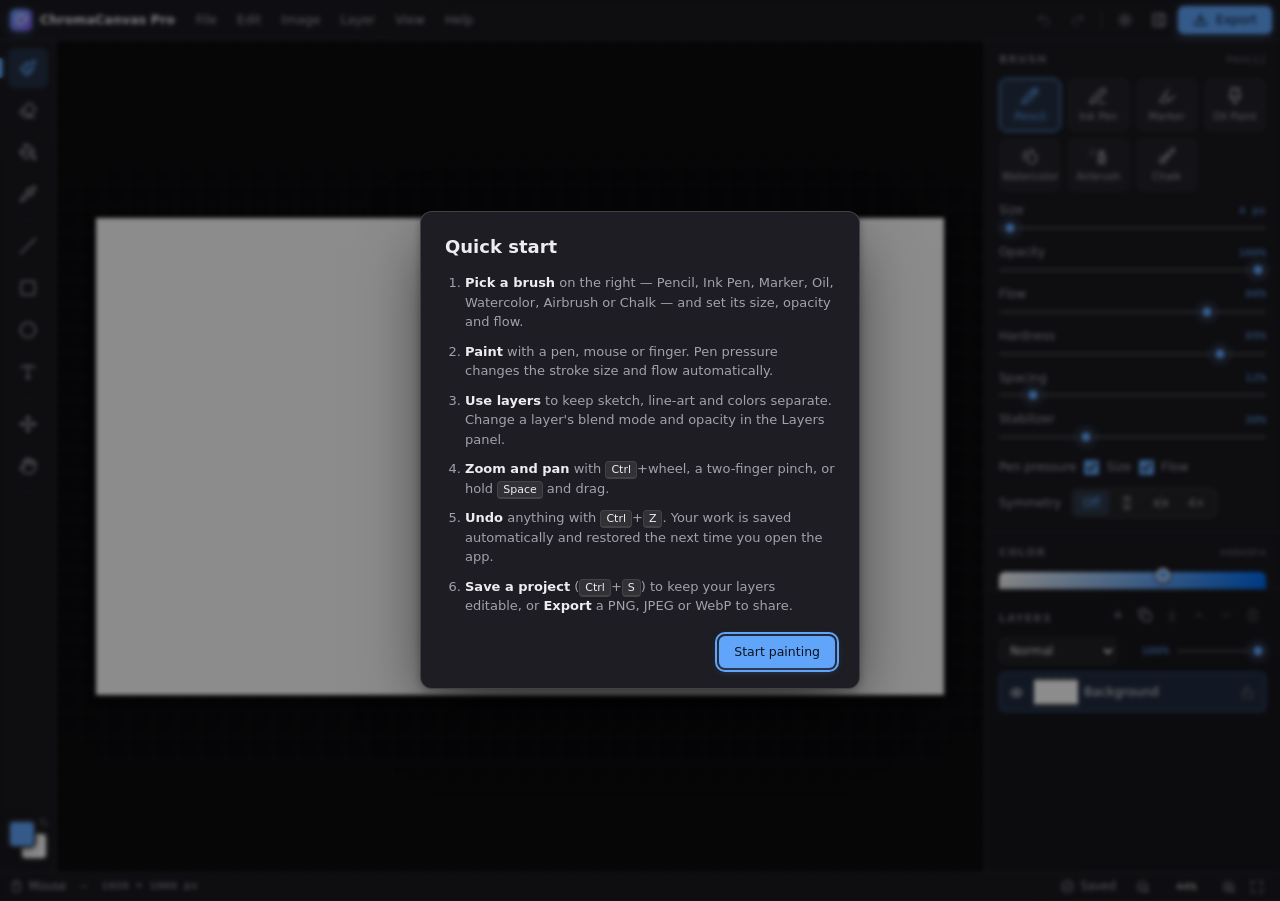
<file: index.html>
<!DOCTYPE html>
<html lang="en" data-theme="dark">
<head>
  <meta charset="UTF-8">
  <meta name="viewport" content="width=device-width, initial-scale=1.0, viewport-fit=cover">
  <title>ChromaCanvas Pro</title>
  <meta name="description" content="ChromaCanvas Pro — a fast, offline digital painting app for Windows with pressure-sensitive brushes, layers, blend modes, shapes, text and unlimited undo.">
  <meta name="application-name" content="ChromaCanvas Pro">
  <meta name="theme-color" content="#111114" media="(prefers-color-scheme: dark)">
  <meta name="theme-color" content="#f3f3f7" media="(prefers-color-scheme: light)">
  <meta name="color-scheme" content="dark light">
  <meta name="mobile-web-app-capable" content="yes">
  <link rel="manifest" href="manifest.webmanifest">
  <link rel="icon" type="image/png" sizes="192x192" href="icons/icon-192.png">
  <link rel="icon" type="image/svg+xml" href="icons/icon.svg">
  <link rel="apple-touch-icon" href="icons/icon-192.png">
  <link rel="stylesheet" href="styles.css">
  <script type="module" src="js/main.js"></script>
</head>
<body>
  <noscript><p class="noscript">ChromaCanvas Pro needs JavaScript to run.</p></noscript>

  <div id="app" class="app" data-panel="visible">

    <!-- ===== Title / menu bar (merges into the Windows title bar when the app is installed) ===== -->
    <header class="menubar" id="menubar">
      <div class="menubar-inner">
        <div class="brand" aria-hidden="true">
          <span class="brand-logo"><i data-icon="palette"></i></span>
          <span class="brand-name">ChromaCanvas Pro</span>
        </div>
        <nav class="menus" id="menus" role="menubar" aria-label="Main menu"></nav>
        <div class="menubar-actions">
          <button class="icon-btn" id="btn-undo" title="Undo (Ctrl+Z)" aria-label="Undo"><i data-icon="undo-2"></i></button>
          <button class="icon-btn" id="btn-redo" title="Redo (Ctrl+Y)" aria-label="Redo"><i data-icon="redo-2"></i></button>
          <span class="vdivider"></span>
          <button class="icon-btn" id="btn-theme" title="Switch light / dark theme" aria-label="Switch theme"><i data-icon="sun"></i></button>
          <button class="icon-btn" id="btn-panels" title="Show / hide panels (Tab)" aria-label="Show or hide panels"><i data-icon="panel-right"></i></button>
          <button class="btn primary" id="btn-export" title="Export image (Ctrl+Shift+E)"><i data-icon="download"></i><span>Export</span></button>
        </div>
      </div>
    </header>

    <!-- ===== Tool rail ===== -->
    <aside class="toolrail" id="toolrail" aria-label="Tools">
      <div class="tool-group">
        <button class="tool-btn" data-tool="brush" title="Brush (B)" aria-label="Brush"><i data-icon="paintbrush"></i></button>
        <button class="tool-btn" data-tool="eraser" title="Eraser (E)" aria-label="Eraser"><i data-icon="eraser"></i></button>
        <button class="tool-btn" data-tool="fill" title="Fill (G)" aria-label="Fill"><i data-icon="paint-bucket"></i></button>
        <button class="tool-btn" data-tool="eyedropper" title="Eyedropper (I) — also Alt+click or right-click" aria-label="Eyedropper"><i data-icon="pipette"></i></button>
      </div>
      <div class="tool-group">
        <button class="tool-btn" data-tool="line" title="Line (L) — hold Shift for 45° steps" aria-label="Line"><i data-icon="slash"></i></button>
        <button class="tool-btn" data-tool="rect" title="Rectangle (R) — hold Shift for a square" aria-label="Rectangle"><i data-icon="square"></i></button>
        <button class="tool-btn" data-tool="ellipse" title="Ellipse (O) — hold Shift for a circle" aria-label="Ellipse"><i data-icon="circle"></i></button>
        <button class="tool-btn" data-tool="text" title="Text (T)" aria-label="Text"><i data-icon="type"></i></button>
      </div>
      <div class="tool-group">
        <button class="tool-btn" data-tool="move" title="Move layer (M) — arrow keys nudge" aria-label="Move layer"><i data-icon="move"></i></button>
        <button class="tool-btn" data-tool="hand" title="Hand / pan (H) — or hold Space" aria-label="Hand"><i data-icon="hand"></i></button>
      </div>
      <div class="tool-group bottom">
        <div class="color-chips" id="color-chips">
          <button class="chip chip-secondary" id="chip-secondary" title="Secondary color (Shift+click a swatch to set)" aria-label="Secondary color"></button>
          <button class="chip chip-primary" id="chip-primary" title="Primary color" aria-label="Primary color"></button>
          <button class="chip-swap" id="chip-swap" title="Swap colors (X)" aria-label="Swap colors"><i data-icon="arrow-left-right"></i></button>
        </div>
      </div>
    </aside>

    <!-- ===== Canvas workspace ===== -->
    <main class="workspace" id="workspace">
      <canvas id="view" class="view-canvas" aria-label="Drawing canvas"></canvas>
      <canvas id="overlay" class="overlay-canvas"></canvas>
      <div id="text-editor" class="text-editor hidden">
        <textarea id="text-input" rows="1" spellcheck="false" placeholder="Type text…"></textarea>
        <div class="text-editor-actions">
          <button class="btn primary small" id="text-commit" title="Place text (Ctrl+Enter)">Place</button>
          <button class="btn small" id="text-cancel" title="Cancel (Esc)">Cancel</button>
        </div>
      </div>
      <div id="drop-hint" class="drop-hint hidden"><i data-icon="image-plus"></i><span>Drop images to add them as layers</span></div>
    </main>

    <!-- ===== Side panel ===== -->
    <aside class="sidepanel" id="sidepanel" aria-label="Tool options, color and layers">
      <div class="panel-scroll">

        <section class="panel" id="panel-tool">
          <header class="panel-header"><h2 id="tool-title">Brush</h2><span class="panel-sub" id="tool-sub"></span></header>

          <!-- Brush presets -->
          <div class="tool-opts" data-for="brush">
            <div class="brush-grid" id="brush-grid" role="radiogroup" aria-label="Brush presets"></div>
          </div>

          <!-- Brush / eraser settings -->
          <div class="tool-opts" data-for="brush eraser">
            <label class="slider-row"><span class="slider-label">Size</span><span class="slider-val" id="val-size">15 px</span>
              <input type="range" id="sl-size" min="1" max="300" value="15" step="1"></label>
            <label class="slider-row"><span class="slider-label">Opacity</span><span class="slider-val" id="val-opacity">100%</span>
              <input type="range" id="sl-opacity" min="1" max="100" value="100"></label>
            <label class="slider-row"><span class="slider-label">Flow</span><span class="slider-val" id="val-flow">100%</span>
              <input type="range" id="sl-flow" min="1" max="100" value="100"></label>
            <label class="slider-row"><span class="slider-label">Hardness</span><span class="slider-val" id="val-hardness">80%</span>
              <input type="range" id="sl-hardness" min="0" max="100" value="80"></label>
            <label class="slider-row"><span class="slider-label">Spacing</span><span class="slider-val" id="val-spacing">10%</span>
              <input type="range" id="sl-spacing" min="2" max="100" value="10"></label>
            <label class="slider-row"><span class="slider-label">Stabilizer</span><span class="slider-val" id="val-smoothing">30%</span>
              <input type="range" id="sl-smoothing" min="0" max="95" value="30"></label>

            <div class="opt-row">
              <span class="opt-label">Pen pressure</span>
              <label class="check"><input type="checkbox" id="chk-pressure-size" checked><span>Size</span></label>
              <label class="check"><input type="checkbox" id="chk-pressure-flow" checked><span>Flow</span></label>
            </div>
            <div class="opt-row">
              <span class="opt-label">Symmetry</span>
              <div class="segmented" id="symmetry" role="radiogroup" aria-label="Symmetry">
                <button class="seg-btn active" data-sym="none" title="No symmetry">Off</button>
                <button class="seg-btn" data-sym="h" title="Mirror left / right"><i data-icon="flip-horizontal-2"></i></button>
                <button class="seg-btn" data-sym="v" title="Mirror top / bottom"><i data-icon="flip-vertical-2"></i></button>
                <button class="seg-btn" data-sym="both" title="Mirror both ways">4×</button>
              </div>
            </div>
          </div>

          <!-- Shape settings -->
          <div class="tool-opts" data-for="line rect ellipse">
            <div class="opt-row">
              <span class="opt-label">Style</span>
              <div class="segmented" id="shape-mode" role="radiogroup" aria-label="Shape style">
                <button class="seg-btn active" data-mode="stroke" title="Outline only">Outline</button>
                <button class="seg-btn" data-mode="fill" title="Filled with the primary color">Fill</button>
                <button class="seg-btn" data-mode="both" title="Outline in primary, fill in secondary color">Both</button>
              </div>
            </div>
            <label class="slider-row"><span class="slider-label">Line width</span><span class="slider-val" id="val-shape-width">6 px</span>
              <input type="range" id="sl-shape-width" min="1" max="200" value="6"></label>
            <label class="slider-row"><span class="slider-label">Opacity</span><span class="slider-val" id="val-shape-opacity">100%</span>
              <input type="range" id="sl-shape-opacity" min="1" max="100" value="100"></label>
            <p class="hint">Drag on the canvas to draw. Hold <kbd>Shift</kbd> to constrain the proportions.</p>
          </div>

          <!-- Fill settings -->
          <div class="tool-opts" data-for="fill">
            <label class="slider-row"><span class="slider-label">Tolerance</span><span class="slider-val" id="val-tolerance">32</span>
              <input type="range" id="sl-tolerance" min="0" max="255" value="32"></label>
            <label class="slider-row"><span class="slider-label">Opacity</span><span class="slider-val" id="val-fill-opacity">100%</span>
              <input type="range" id="sl-fill-opacity" min="1" max="100" value="100"></label>
            <div class="opt-row">
              <label class="check"><input type="checkbox" id="chk-fill-all" checked><span>Sample all layers</span></label>
            </div>
            <p class="hint">Click an area to fill it with the primary color. The fill goes onto the active layer.</p>
          </div>

          <!-- Text settings -->
          <div class="tool-opts" data-for="text">
            <div class="opt-row">
              <span class="opt-label">Font</span>
              <select id="sel-font" class="select" aria-label="Font family"></select>
            </div>
            <div class="opt-row">
              <span class="opt-label">Size</span>
              <input type="number" id="inp-text-size" class="input num" min="4" max="800" value="48" aria-label="Font size in pixels">
              <span class="unit">px</span>
              <button class="icon-btn toggle" id="btn-text-bold" title="Bold" aria-pressed="false"><i data-icon="bold"></i></button>
              <button class="icon-btn toggle" id="btn-text-italic" title="Italic" aria-pressed="false"><i data-icon="italic"></i></button>
            </div>
            <p class="hint">Click the canvas where the text should start, type, then press <kbd>Ctrl</kbd>+<kbd>Enter</kbd> or <b>Place</b>.</p>
          </div>

          <!-- Eyedropper / Move / Hand hints -->
          <div class="tool-opts" data-for="eyedropper">
            <p class="hint">Click anywhere on the canvas to pick that color. The sample is taken from all visible layers. <kbd>Shift</kbd>+click picks the secondary color.</p>
          </div>
          <div class="tool-opts" data-for="move">
            <p class="hint">Drag to move the contents of the active layer. Use the arrow keys to nudge by 1 px (<kbd>Shift</kbd> for 10 px).</p>
          </div>
          <div class="tool-opts" data-for="hand">
            <p class="hint">Drag to pan. Zoom with <kbd>Ctrl</kbd>+wheel or a two-finger pinch. <kbd>Ctrl</kbd>+<kbd>0</kbd> fits the canvas to the window.</p>
          </div>
        </section>

        <section class="panel" id="panel-color">
          <header class="panel-header"><h2>Color</h2><span class="panel-sub" id="color-sub">#60A5FA</span></header>
          <div class="picker">
            <div class="sv-wrap">
              <canvas id="sv-square" width="256" height="160" aria-label="Saturation and brightness"></canvas>
              <div class="sv-handle" id="sv-handle"></div>
            </div>
            <div class="hue-wrap">
              <canvas id="hue-bar" width="256" height="14" aria-label="Hue"></canvas>
              <div class="hue-handle" id="hue-handle"></div>
            </div>
            <div class="color-row">
              <span class="color-preview" id="color-preview"></span>
              <input type="text" id="inp-hex" class="input mono" maxlength="7" spellcheck="false" aria-label="Hex color" value="#60A5FA">
              <button class="icon-btn" id="btn-pick" title="Eyedropper (I)" aria-label="Eyedropper"><i data-icon="pipette"></i></button>
            </div>
            <div class="swatches" id="swatches" aria-label="Color swatches"></div>
            <div class="recent-wrap">
              <span class="opt-label">Recent</span>
              <div class="swatches recent" id="recent-colors"></div>
            </div>
          </div>
        </section>

      </div>

      <section class="panel layers-panel" id="panel-layers">
        <div class="splitter" id="layers-splitter" title="Drag to resize the Layers panel" role="separator" aria-orientation="horizontal"></div>
        <header class="panel-header">
          <h2>Layers</h2>
          <div class="layer-actions">
            <button class="icon-btn xs" id="btn-layer-add" title="New layer (Ctrl+Shift+N)" aria-label="New layer"><i data-icon="plus"></i></button>
            <button class="icon-btn xs" id="btn-layer-dup" title="Duplicate layer (Ctrl+J)" aria-label="Duplicate layer"><i data-icon="copy"></i></button>
            <button class="icon-btn xs" id="btn-layer-merge" title="Merge down (Ctrl+E)" aria-label="Merge down"><i data-icon="arrow-down-to-line"></i></button>
            <button class="icon-btn xs" id="btn-layer-up" title="Move layer up" aria-label="Move layer up"><i data-icon="chevron-up"></i></button>
            <button class="icon-btn xs" id="btn-layer-down" title="Move layer down" aria-label="Move layer down"><i data-icon="chevron-down"></i></button>
            <button class="icon-btn xs danger" id="btn-layer-del" title="Delete layer" aria-label="Delete layer"><i data-icon="trash-2"></i></button>
          </div>
        </header>
        <div class="layer-props">
          <select id="sel-blend" class="select" aria-label="Blend mode"></select>
          <label class="slider-inline"><span class="slider-val" id="val-layer-opacity">100%</span>
            <input type="range" id="sl-layer-opacity" min="0" max="100" value="100" aria-label="Layer opacity"></label>
        </div>
        <ul class="layer-list" id="layer-list" role="listbox" aria-label="Layers"></ul>
      </section>
    </aside>

    <!-- ===== Status bar ===== -->
    <footer class="statusbar">
      <span class="status-item" id="status-input" title="Input device and pressure"><i data-icon="mouse"></i><span>Mouse</span></span>
      <span class="status-item mono" id="status-pos" title="Pointer position">—</span>
      <span class="status-item mono" id="status-size" title="Canvas size">1920 × 1080 px</span>
      <span class="spacer"></span>
      <span class="status-item" id="status-save" title="Autosave"><i data-icon="circle-check"></i><span>Saved</span></span>
      <div class="zoom-ctl" role="group" aria-label="Zoom">
        <button class="icon-btn xs" id="zoom-out" title="Zoom out (Ctrl+-)" aria-label="Zoom out"><i data-icon="zoom-out"></i></button>
        <input type="text" id="zoom-value" class="zoom-input mono" value="100%" aria-label="Zoom level" inputmode="numeric">
        <button class="icon-btn xs" id="zoom-in" title="Zoom in (Ctrl++)" aria-label="Zoom in"><i data-icon="zoom-in"></i></button>
        <button class="icon-btn xs" id="zoom-fit" title="Fit to window (Ctrl+0)" aria-label="Fit to window"><i data-icon="maximize"></i></button>
      </div>
    </footer>
  </div>

  <!-- ===== Dialogs ===== -->
  <dialog class="dialog" id="dlg-new">
    <form method="dialog" id="form-new">
      <h3>New canvas</h3>
      <div class="form-grid">
        <label>Preset
          <select id="new-preset" class="select"></select>
        </label>
        <div class="dims">
          <label>Width <input type="number" id="new-width" class="input" min="1" max="8192" value="1920" required> <span class="unit">px</span></label>
          <button type="button" class="icon-btn" id="new-swap" title="Swap width and height" aria-label="Swap width and height"><i data-icon="arrow-left-right"></i></button>
          <label>Height <input type="number" id="new-height" class="input" min="1" max="8192" value="1080" required> <span class="unit">px</span></label>
        </div>
        <fieldset class="radio-row">
          <legend>Background</legend>
          <label class="radio"><input type="radio" name="bg" value="white" checked><span>White</span></label>
          <label class="radio"><input type="radio" name="bg" value="transparent"><span>Transparent</span></label>
          <label class="radio"><input type="radio" name="bg" value="custom"><span>Color</span></label>
          <input type="color" id="new-bg-color" value="#f1e9d8" aria-label="Custom background color">
        </fieldset>
        <p class="hint" id="new-warning"></p>
      </div>
      <div class="dialog-actions">
        <button type="button" class="btn" value="cancel" data-close>Cancel</button>
        <button type="submit" class="btn primary" value="ok">Create</button>
      </div>
    </form>
  </dialog>

  <dialog class="dialog" id="dlg-canvas-size">
    <form method="dialog" id="form-canvas-size">
      <h3>Canvas size</h3>
      <p class="dialog-desc">Changes the canvas area without scaling the artwork. Choose where the existing artwork should stay anchored.</p>
      <div class="form-grid">
        <div class="dims">
          <label>Width <input type="number" id="cs-width" class="input" min="1" max="8192" required> <span class="unit">px</span></label>
          <label>Height <input type="number" id="cs-height" class="input" min="1" max="8192" required> <span class="unit">px</span></label>
        </div>
        <div class="anchor-grid" id="anchor-grid" role="radiogroup" aria-label="Anchor">
          <button type="button" data-anchor="nw"></button><button type="button" data-anchor="n"></button><button type="button" data-anchor="ne"></button>
          <button type="button" data-anchor="w"></button><button type="button" data-anchor="c" class="active"></button><button type="button" data-anchor="e"></button>
          <button type="button" data-anchor="sw"></button><button type="button" data-anchor="s"></button><button type="button" data-anchor="se"></button>
        </div>
      </div>
      <div class="dialog-actions">
        <button type="button" class="btn" data-close>Cancel</button>
        <button type="submit" class="btn primary">Apply</button>
      </div>
    </form>
  </dialog>

  <dialog class="dialog" id="dlg-image-size">
    <form method="dialog" id="form-image-size">
      <h3>Resize image</h3>
      <p class="dialog-desc">Scales every layer to the new size.</p>
      <div class="form-grid">
        <div class="dims">
          <label>Width <input type="number" id="is-width" class="input" min="1" max="8192" required> <span class="unit">px</span></label>
          <label>Height <input type="number" id="is-height" class="input" min="1" max="8192" required> <span class="unit">px</span></label>
        </div>
        <label class="check"><input type="checkbox" id="is-lock" checked><span>Keep aspect ratio</span></label>
        <div class="opt-row">
          <span class="opt-label">Scale</span>
          <div class="segmented" id="is-presets">
            <button type="button" class="seg-btn" data-pct="25">25%</button>
            <button type="button" class="seg-btn" data-pct="50">50%</button>
            <button type="button" class="seg-btn" data-pct="200">200%</button>
          </div>
        </div>
      </div>
      <div class="dialog-actions">
        <button type="button" class="btn" data-close>Cancel</button>
        <button type="submit" class="btn primary">Resize</button>
      </div>
    </form>
  </dialog>

  <dialog class="dialog" id="dlg-export">
    <form method="dialog" id="form-export">
      <h3>Export image</h3>
      <div class="form-grid">
        <label>Format
          <select id="ex-format" class="select">
            <option value="image/png">PNG — lossless, keeps transparency</option>
            <option value="image/jpeg">JPEG — small photos, no transparency</option>
            <option value="image/webp">WebP — small, keeps transparency</option>
          </select>
        </label>
        <label class="slider-row" id="ex-quality-row"><span class="slider-label">Quality</span><span class="slider-val" id="ex-quality-val">92%</span>
          <input type="range" id="ex-quality" min="10" max="100" value="92"></label>
        <label class="slider-row"><span class="slider-label">Scale</span><span class="slider-val" id="ex-scale-val">100%</span>
          <input type="range" id="ex-scale" min="10" max="400" value="100" step="5"></label>
        <p class="hint mono" id="ex-dims"></p>
        <label class="check"><input type="checkbox" id="ex-layer-only"><span>Export the active layer only</span></label>
      </div>
      <div class="dialog-actions">
        <button type="button" class="btn" data-close>Cancel</button>
        <button type="submit" class="btn primary">Export</button>
      </div>
    </form>
  </dialog>

  <dialog class="dialog wide" id="dlg-shortcuts">
    <form method="dialog">
      <h3>Keyboard shortcuts</h3>
      <div class="shortcuts" id="shortcuts-body"></div>
      <div class="dialog-actions"><button type="submit" class="btn primary">Close</button></div>
    </form>
  </dialog>

  <dialog class="dialog" id="dlg-tips">
    <form method="dialog">
      <h3>Quick start</h3>
      <ol class="tips">
        <li><b>Pick a brush</b> on the right — Pencil, Ink Pen, Marker, Oil, Watercolor, Airbrush or Chalk — and set its size, opacity and flow.</li>
        <li><b>Paint</b> with a pen, mouse or finger. Pen pressure changes the stroke size and flow automatically.</li>
        <li><b>Use layers</b> to keep sketch, line-art and colors separate. Change a layer's blend mode and opacity in the Layers panel.</li>
        <li><b>Zoom and pan</b> with <kbd>Ctrl</kbd>+wheel, a two-finger pinch, or hold <kbd>Space</kbd> and drag.</li>
        <li><b>Undo</b> anything with <kbd>Ctrl</kbd>+<kbd>Z</kbd>. Your work is saved automatically and restored the next time you open the app.</li>
        <li><b>Save a project</b> (<kbd>Ctrl</kbd>+<kbd>S</kbd>) to keep your layers editable, or <b>Export</b> a PNG, JPEG or WebP to share.</li>
      </ol>
      <div class="dialog-actions"><button type="submit" class="btn primary">Start painting</button></div>
    </form>
  </dialog>

  <dialog class="dialog" id="dlg-about">
    <form method="dialog">
      <div class="about">
        <span class="about-logo"><i data-icon="palette"></i></span>
        <h3>ChromaCanvas Pro</h3>
        <p class="about-version">Version <span id="about-version">1.0.0</span></p>
        <p>A fast, offline digital painting studio for Windows: pressure-sensitive brushes, layers with blend modes, shapes, text and unlimited undo. Your artwork never leaves your device.</p>
        <p class="about-links">
          <a href="privacy.html" target="_blank" rel="noopener">Privacy policy</a> ·
          <a href="mailto:haymohsen@gmail.com">Support</a>
        </p>
        <p class="about-credits">Icons by <a href="https://lucide.dev" target="_blank" rel="noopener">Lucide</a> (ISC License).</p>
      </div>
      <div class="dialog-actions"><button type="submit" class="btn primary">Close</button></div>
    </form>
  </dialog>

  <dialog class="dialog" id="dlg-confirm">
    <form method="dialog">
      <h3 id="confirm-title">Are you sure?</h3>
      <p class="dialog-desc" id="confirm-msg"></p>
      <div class="dialog-actions">
        <button type="button" class="btn" id="confirm-cancel" data-close>Cancel</button>
        <button type="button" class="btn hidden" id="confirm-alt">Save first</button>
        <button type="submit" class="btn primary" id="confirm-ok" value="ok">OK</button>
      </div>
    </form>
  </dialog>

  <input type="file" id="file-input" class="visually-hidden" accept=".ccp,application/json,image/png,image/jpeg,image/webp,image/gif,image/bmp,image/svg+xml" multiple>

  <div class="toasts" id="toasts" aria-live="polite"></div>
</body>
</html>
</file>
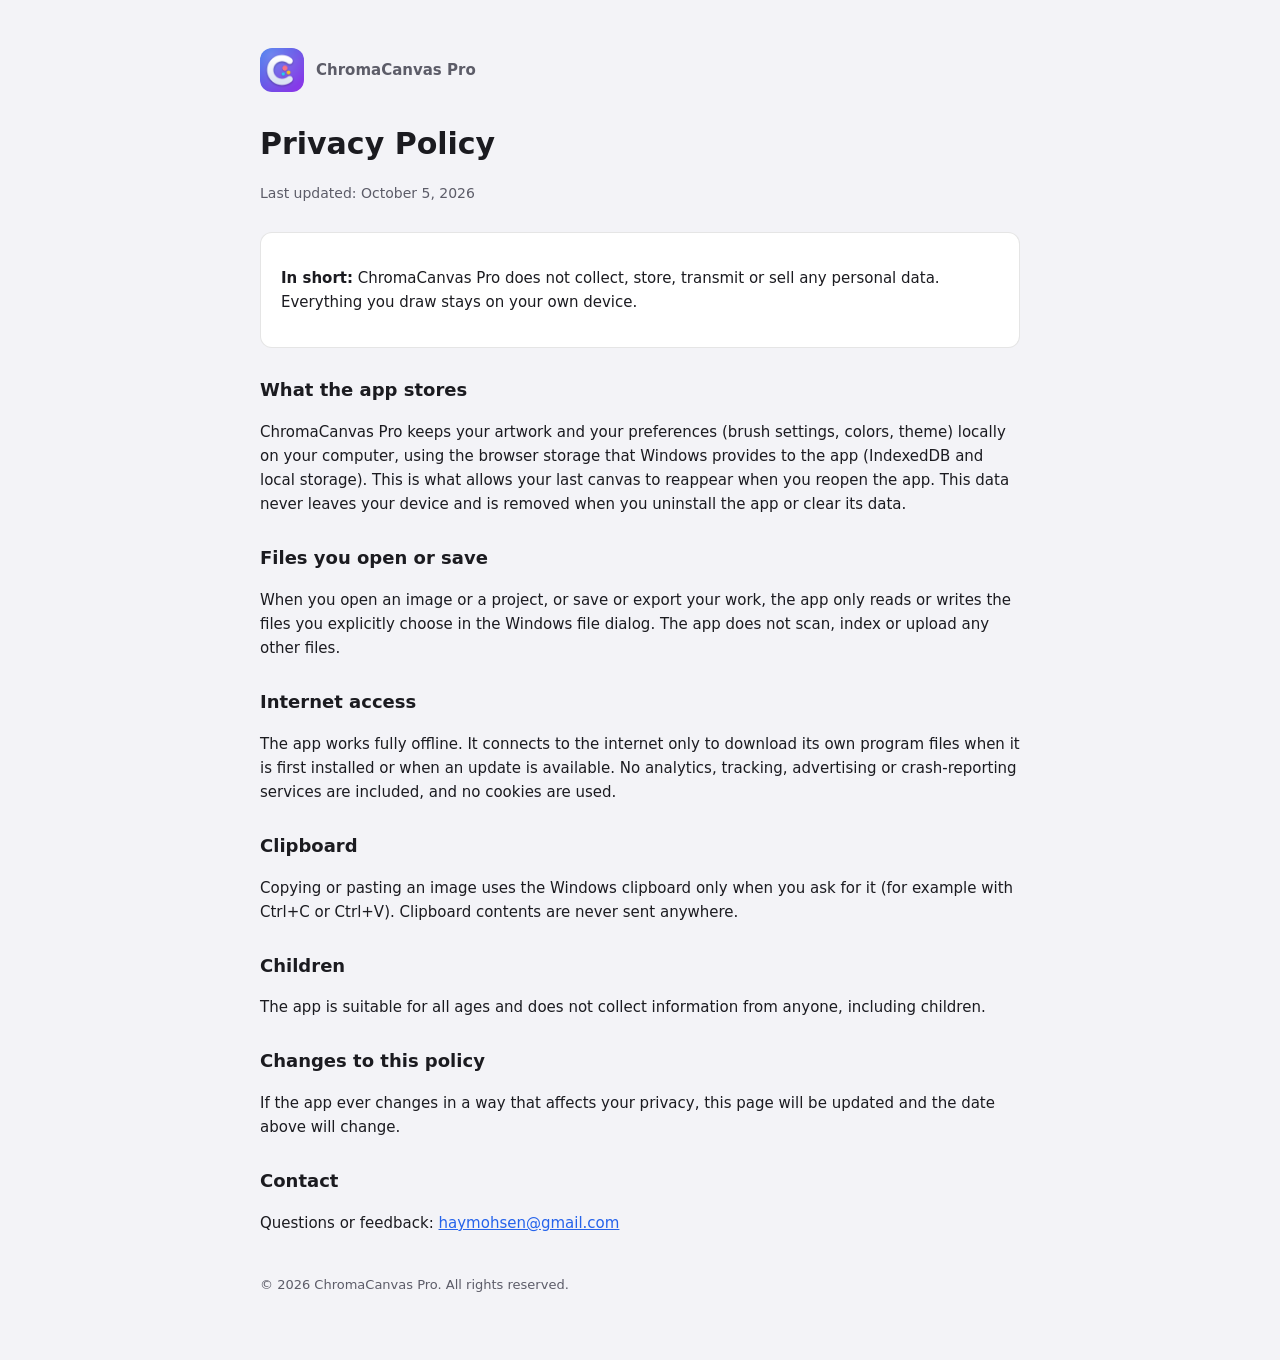
<file: privacy.html>
<!DOCTYPE html>
<html lang="en">
<head>
  <meta charset="UTF-8">
  <meta name="viewport" content="width=device-width, initial-scale=1.0">
  <title>Privacy Policy — ChromaCanvas Pro</title>
  <meta name="color-scheme" content="dark light">
  <link rel="icon" type="image/png" sizes="192x192" href="icons/icon-192.png">
  <style>
    :root { color-scheme: dark light; --bg: #111114; --surface: #1d1d23; --text: #ececf1; --dim: #a2a2ad; --accent: #60a5fa; --border: rgba(255,255,255,0.1); }
    @media (prefers-color-scheme: light) { :root { --bg: #f3f3f7; --surface: #ffffff; --text: #1b1b20; --dim: #5c5c68; --accent: #2563eb; --border: rgba(0,0,0,0.1); } }
    body { margin: 0; font-family: "Segoe UI Variable Text", "Segoe UI", system-ui, sans-serif; background: var(--bg); color: var(--text); line-height: 1.6; }
    main { max-width: 760px; margin: 0 auto; padding: 48px 24px 64px; }
    .brand { display: flex; align-items: center; gap: 12px; margin-bottom: 28px; }
    .brand img { width: 44px; height: 44px; border-radius: 12px; }
    .brand span { font-weight: 600; font-size: 15px; color: var(--dim); }
    h1 { font-size: 30px; margin: 0 0 6px; }
    .updated { color: var(--dim); font-size: 14px; margin-bottom: 28px; }
    h2 { font-size: 18px; margin: 28px 0 8px; }
    p, li { font-size: 15px; color: var(--text); }
    .card { background: var(--surface); border: 1px solid var(--border); border-radius: 12px; padding: 18px 20px; margin: 18px 0; }
    a { color: var(--accent); }
    footer { margin-top: 40px; color: var(--dim); font-size: 13px; }
  </style>
</head>
<body>
  <main>
    <div class="brand"><img src="icons/icon-192.png" alt=""><span>ChromaCanvas Pro</span></div>
    <h1>Privacy Policy</h1>
    <p class="updated">Last updated: October 5, 2026</p>

    <div class="card">
      <p><strong>In short:</strong> ChromaCanvas Pro does not collect, store, transmit or sell any personal data. Everything you draw stays on your own device.</p>
    </div>

    <h2>What the app stores</h2>
    <p>ChromaCanvas Pro keeps your artwork and your preferences (brush settings, colors, theme) locally on your computer, using the browser storage that Windows provides to the app (IndexedDB and local storage). This is what allows your last canvas to reappear when you reopen the app. This data never leaves your device and is removed when you uninstall the app or clear its data.</p>

    <h2>Files you open or save</h2>
    <p>When you open an image or a project, or save or export your work, the app only reads or writes the files you explicitly choose in the Windows file dialog. The app does not scan, index or upload any other files.</p>

    <h2>Internet access</h2>
    <p>The app works fully offline. It connects to the internet only to download its own program files when it is first installed or when an update is available. No analytics, tracking, advertising or crash-reporting services are included, and no cookies are used.</p>

    <h2>Clipboard</h2>
    <p>Copying or pasting an image uses the Windows clipboard only when you ask for it (for example with Ctrl+C or Ctrl+V). Clipboard contents are never sent anywhere.</p>

    <h2>Children</h2>
    <p>The app is suitable for all ages and does not collect information from anyone, including children.</p>

    <h2>Changes to this policy</h2>
    <p>If the app ever changes in a way that affects your privacy, this page will be updated and the date above will change.</p>

    <h2>Contact</h2>
    <p>Questions or feedback: <a href="mailto:haymohsen@gmail.com">haymohsen@gmail.com</a></p>

    <footer>© 2026 ChromaCanvas Pro. All rights reserved.</footer>
  </main>
</body>
</html>
</file>
<file: styles.css>
/* =====================================================================
   ChromaCanvas Pro — styles
   Windows 11 / Fluent-inspired. Dark theme by default, light theme via
   <html data-theme="light">. No external fonts or scripts.
   ===================================================================== */

:root {
  --font: "Segoe UI Variable Text", "Segoe UI Variable", "Segoe UI", system-ui, -apple-system, "Helvetica Neue", Arial, sans-serif;
  --font-mono: "Cascadia Mono", "Cascadia Code", Consolas, "Segoe UI Mono", ui-monospace, monospace;

  --titlebar-h: env(titlebar-area-height, 40px);
  --rail-w: 56px;
  --panel-w: 296px;
  --status-h: 28px;

  --radius: 8px;
  --radius-sm: 6px;
  --radius-xs: 4px;

  /* dark theme tokens */
  --bg: #111114;
  --bg-workspace: #0b0b0e;
  --grid-line: rgba(255, 255, 255, 0.035);
  --surface: rgba(30, 30, 36, 0.78);
  --surface-solid: #1d1d23;
  --surface-2: rgba(255, 255, 255, 0.045);
  --surface-3: rgba(255, 255, 255, 0.09);
  --border: rgba(255, 255, 255, 0.085);
  --border-strong: rgba(255, 255, 255, 0.16);
  --text: #ececf1;
  --text-dim: #a2a2ad;
  --text-faint: #6f6f7a;
  --accent: #60a5fa;
  --accent-strong: #3b82f6;
  --accent-text: #0b1220;
  --accent-soft: rgba(96, 165, 250, 0.16);
  --accent-glow: rgba(96, 165, 250, 0.35);
  --danger: #f87171;
  --danger-soft: rgba(248, 113, 113, 0.15);
  --success: #4ade80;
  --warning: #fbbf24;
  --shadow: 0 8px 32px -8px rgba(0, 0, 0, 0.65), 0 1px 2px rgba(0, 0, 0, 0.4);
  --shadow-sm: 0 2px 8px rgba(0, 0, 0, 0.45);
  --checker-a: #2a2a30;
  --checker-b: #3a3a42;
  --slider-track: rgba(255, 255, 255, 0.12);
  --scrollbar: rgba(255, 255, 255, 0.18);
  color-scheme: dark;
}

:root[data-theme="light"] {
  --bg: #f3f3f7;
  --bg-workspace: #e2e2ea;
  --grid-line: rgba(0, 0, 0, 0.05);
  --surface: rgba(252, 252, 254, 0.82);
  --surface-solid: #ffffff;
  --surface-2: rgba(0, 0, 0, 0.045);
  --surface-3: rgba(0, 0, 0, 0.08);
  --border: rgba(0, 0, 0, 0.09);
  --border-strong: rgba(0, 0, 0, 0.18);
  --text: #1b1b20;
  --text-dim: #5c5c68;
  --text-faint: #8d8d99;
  --accent: #2563eb;
  --accent-strong: #1d4ed8;
  --accent-text: #ffffff;
  --accent-soft: rgba(37, 99, 235, 0.13);
  --accent-glow: rgba(37, 99, 235, 0.3);
  --danger: #dc2626;
  --danger-soft: rgba(220, 38, 38, 0.12);
  --success: #16a34a;
  --warning: #d97706;
  --shadow: 0 8px 32px -8px rgba(0, 0, 0, 0.25), 0 1px 2px rgba(0, 0, 0, 0.12);
  --shadow-sm: 0 2px 8px rgba(0, 0, 0, 0.15);
  --checker-a: #e8e8ee;
  --checker-b: #cfcfd8;
  --slider-track: rgba(0, 0, 0, 0.14);
  --scrollbar: rgba(0, 0, 0, 0.22);
  color-scheme: light;
}

/* ---------- reset ---------- */
*, *::before, *::after { box-sizing: border-box; }
html, body { height: 100%; margin: 0; }
body {
  font-family: var(--font);
  font-size: 13px;
  line-height: 1.4;
  color: var(--text);
  background: var(--bg);
  overflow: hidden;
  -webkit-font-smoothing: antialiased;
  user-select: none;
  -webkit-user-select: none;
  touch-action: none;
  overscroll-behavior: none;
}
button, input, select, textarea { font: inherit; color: inherit; }
button { cursor: pointer; background: none; border: 0; padding: 0; }
button:disabled { cursor: default; opacity: 0.4; }
h1, h2, h3, p { margin: 0; }
a { color: var(--accent); text-decoration: none; }
a:hover { text-decoration: underline; }
kbd {
  font-family: var(--font);
  font-size: 11px;
  padding: 1px 5px;
  border-radius: 4px;
  background: var(--surface-3);
  border: 1px solid var(--border);
  border-bottom-width: 2px;
  color: var(--text);
}
.mono { font-family: var(--font-mono); font-variant-numeric: tabular-nums; }
.visually-hidden { position: absolute !important; width: 1px; height: 1px; overflow: hidden; clip: rect(0 0 0 0); white-space: nowrap; }
.hidden { display: none !important; }
.noscript { padding: 24px; color: var(--text); }
::selection { background: var(--accent-soft); }
:focus-visible { outline: 2px solid var(--accent); outline-offset: 2px; }
.icon { width: 16px; height: 16px; flex: none; }

/* scrollbars */
* { scrollbar-width: thin; scrollbar-color: var(--scrollbar) transparent; }
*::-webkit-scrollbar { width: 8px; height: 8px; }
*::-webkit-scrollbar-thumb { background: var(--scrollbar); border-radius: 8px; }
*::-webkit-scrollbar-track { background: transparent; }

/* ---------- app grid ---------- */
.app {
  display: grid;
  grid-template-columns: var(--rail-w) 1fr var(--panel-w);
  grid-template-rows: var(--titlebar-h) 1fr var(--status-h);
  height: 100vh;
  height: 100dvh;
  width: 100vw;
  background:
    radial-gradient(1200px 600px at -10% -20%, rgba(96, 165, 250, 0.08), transparent 60%),
    radial-gradient(900px 500px at 110% 120%, rgba(167, 139, 250, 0.08), transparent 60%),
    var(--bg);
}
.app[data-panel="hidden"] { grid-template-columns: var(--rail-w) 1fr 0; }
.app[data-panel="hidden"] .sidepanel { display: none; }

/* ---------- menubar / title bar ---------- */
.menubar {
  grid-column: 1 / -1;
  grid-row: 1;
  height: var(--titlebar-h);
  background: var(--surface);
  backdrop-filter: blur(24px) saturate(150%);
  -webkit-backdrop-filter: blur(24px) saturate(150%);
  border-bottom: 1px solid var(--border);
  -webkit-app-region: drag;
  app-region: drag;
  z-index: 30;
  position: relative;
}
.menubar-inner {
  position: absolute;
  top: 0;
  left: env(titlebar-area-x, 0);
  width: env(titlebar-area-width, 100%);
  height: 100%;
  display: flex;
  align-items: center;
  gap: 6px;
  padding: 0 8px 0 10px;
}
.brand { display: flex; align-items: center; gap: 8px; margin-right: 6px; white-space: nowrap; }
.brand-logo {
  width: 22px; height: 22px; border-radius: 6px;
  display: inline-flex; align-items: center; justify-content: center;
  background: linear-gradient(135deg, #60a5fa 0%, #8b5cf6 100%);
  color: #fff;
  box-shadow: 0 2px 8px var(--accent-glow);
}
.brand-logo .icon { width: 13px; height: 13px; }
.brand-name { font-size: 12.5px; font-weight: 600; letter-spacing: 0.01em; }
.menus { display: flex; align-items: center; gap: 2px; -webkit-app-region: no-drag; app-region: no-drag; }
.menu-btn {
  height: 26px; padding: 0 9px; border-radius: var(--radius-sm);
  font-size: 12.5px; color: var(--text-dim);
}
.menu-btn:hover, .menu-btn.open { background: var(--surface-3); color: var(--text); }
.menubar-actions { margin-left: auto; display: flex; align-items: center; gap: 4px; -webkit-app-region: no-drag; app-region: no-drag; }
.menubar-actions .icon-btn { width: 30px; height: 28px; }
.menubar-actions .btn { height: 28px; }
.vdivider { width: 1px; height: 18px; background: var(--border-strong); margin: 0 4px; }

/* dropdown menu */
.menu-popup {
  position: fixed;
  min-width: 240px;
  background: var(--surface-solid);
  border: 1px solid var(--border-strong);
  border-radius: var(--radius);
  box-shadow: var(--shadow);
  padding: 4px;
  z-index: 200;
  animation: popIn 0.12s cubic-bezier(0.16, 1, 0.3, 1);
  -webkit-app-region: no-drag; app-region: no-drag;
}
@keyframes popIn { from { opacity: 0; transform: translateY(-4px); } to { opacity: 1; transform: none; } }
.menu-item {
  display: flex; align-items: center; gap: 10px;
  width: 100%; height: 30px; padding: 0 10px; border-radius: var(--radius-sm);
  font-size: 12.5px; color: var(--text); text-align: left; white-space: nowrap;
}
.menu-item:hover:not(:disabled) { background: var(--surface-3); }
.menu-item .icon { width: 15px; height: 15px; color: var(--text-dim); }
.menu-item .mi-label { flex: 1; }
.menu-item .mi-key { font-size: 11px; color: var(--text-faint); font-family: var(--font); }
.menu-item .mi-check { width: 14px; display: inline-flex; justify-content: center; color: var(--accent); }
.menu-item.danger { color: var(--danger); }
.menu-sep { height: 1px; background: var(--border); margin: 4px 8px; }
.menu-title { font-size: 10.5px; letter-spacing: 0.08em; text-transform: uppercase; color: var(--text-faint); padding: 6px 10px 2px; }

/* ---------- buttons ---------- */
.icon-btn {
  width: 32px; height: 32px; border-radius: var(--radius-sm);
  display: inline-flex; align-items: center; justify-content: center;
  color: var(--text-dim); transition: background 0.12s, color 0.12s;
  position: relative;
}
.icon-btn:hover:not(:disabled) { background: var(--surface-3); color: var(--text); }
.icon-btn:active:not(:disabled) { transform: translateY(0.5px); }
.icon-btn.xs { width: 26px; height: 26px; }
.icon-btn.xs .icon { width: 14px; height: 14px; }
.icon-btn.danger:hover { background: var(--danger-soft); color: var(--danger); }
.icon-btn.toggle[aria-pressed="true"] { background: var(--accent-soft); color: var(--accent); }
.btn {
  height: 32px; padding: 0 14px; border-radius: var(--radius-sm);
  display: inline-flex; align-items: center; gap: 8px;
  background: var(--surface-3); border: 1px solid var(--border);
  font-size: 12.5px; font-weight: 500; color: var(--text);
  transition: background 0.12s, border-color 0.12s;
}
.btn:hover:not(:disabled) { background: var(--border-strong); }
.btn.primary { background: var(--accent); border-color: transparent; color: var(--accent-text); box-shadow: 0 2px 10px var(--accent-glow); }
.btn.primary:hover:not(:disabled) { background: var(--accent-strong); color: #fff; }
.btn.small { height: 26px; padding: 0 10px; font-size: 12px; }
.btn.danger { background: var(--danger-soft); color: var(--danger); border-color: transparent; }
.btn .icon { width: 15px; height: 15px; }

/* ---------- tool rail ---------- */
.toolrail {
  grid-column: 1; grid-row: 2;
  display: flex; flex-direction: column; align-items: center;
  padding: 8px 0;
  gap: 6px;
  background: var(--surface);
  backdrop-filter: blur(24px) saturate(150%);
  -webkit-backdrop-filter: blur(24px) saturate(150%);
  border-right: 1px solid var(--border);
  z-index: 20;
  overflow: hidden auto;
}
.tool-group { display: flex; flex-direction: column; gap: 2px; padding-bottom: 6px; position: relative; }
.tool-group:not(:last-child)::after {
  content: ""; position: absolute; left: 10px; right: 10px; bottom: 0; height: 1px; background: var(--border);
}
.tool-group.bottom { margin-top: auto; padding-bottom: 0; }
.tool-btn {
  width: 40px; height: 40px; border-radius: var(--radius);
  display: inline-flex; align-items: center; justify-content: center;
  color: var(--text-dim); position: relative; transition: background 0.12s, color 0.12s, transform 0.12s;
}
.tool-btn .icon { width: 18px; height: 18px; }
.tool-btn:hover { background: var(--surface-3); color: var(--text); }
.tool-btn.active { background: var(--accent-soft); color: var(--accent); }
.tool-btn.active::before {
  content: ""; position: absolute; left: -8px; top: 25%; height: 50%; width: 3px;
  background: var(--accent); border-radius: 0 4px 4px 0;
}
.color-chips { position: relative; width: 44px; height: 44px; margin: 4px 0 2px; }
.chip {
  position: absolute; width: 28px; height: 28px; border-radius: 6px;
  border: 2px solid var(--surface-solid); box-shadow: 0 0 0 1px var(--border-strong), var(--shadow-sm);
  background: #fff;
}
.chip-primary { left: 2px; top: 2px; z-index: 2; }
.chip-secondary { right: 2px; bottom: 2px; z-index: 1; }
.chip-swap {
  position: absolute; right: -2px; top: -4px; width: 16px; height: 16px; border-radius: 4px;
  color: var(--text-faint); z-index: 3; display: inline-flex; align-items: center; justify-content: center;
}
.chip-swap .icon { width: 11px; height: 11px; }
.chip-swap:hover { color: var(--text); }

/* ---------- workspace ---------- */
.workspace {
  grid-column: 2; grid-row: 2;
  position: relative;
  overflow: hidden;
  background-color: var(--bg-workspace);
  background-image:
    linear-gradient(var(--grid-line) 1px, transparent 1px),
    linear-gradient(90deg, var(--grid-line) 1px, transparent 1px);
  background-size: 24px 24px;
  min-width: 0; min-height: 0;
}
.view-canvas, .overlay-canvas { position: absolute; inset: 0; width: 100%; height: 100%; display: block; }
.overlay-canvas { pointer-events: none; }
.workspace[data-cursor="none"] .view-canvas { cursor: none; }
.workspace[data-cursor="crosshair"] .view-canvas { cursor: crosshair; }
.workspace[data-cursor="grab"] .view-canvas { cursor: grab; }
.workspace[data-cursor="grabbing"] .view-canvas { cursor: grabbing; }
.workspace[data-cursor="move"] .view-canvas { cursor: move; }
.workspace[data-cursor="text"] .view-canvas { cursor: text; }
.workspace[data-cursor="copy"] .view-canvas { cursor: copy; }

.text-editor {
  position: absolute; z-index: 15; min-width: 120px;
  display: flex; flex-direction: column; gap: 6px; align-items: flex-start;
}
.text-editor textarea {
  background: transparent; border: 1px dashed var(--accent); border-radius: 2px;
  padding: 2px 4px; resize: both; min-width: 120px; min-height: 1.3em;
  line-height: 1.2; white-space: pre; overflow: hidden; outline: none;
  user-select: text; -webkit-user-select: text;
}
.text-editor-actions {
  display: flex; gap: 6px; padding: 4px; border-radius: var(--radius-sm);
  background: var(--surface-solid); border: 1px solid var(--border-strong); box-shadow: var(--shadow-sm);
}
.drop-hint {
  position: absolute; inset: 16px; z-index: 40;
  display: flex; flex-direction: column; align-items: center; justify-content: center; gap: 12px;
  border: 2px dashed var(--accent); border-radius: 16px;
  background: var(--accent-soft); color: var(--text); font-size: 15px; font-weight: 500;
  pointer-events: none;
}
.drop-hint .icon { width: 40px; height: 40px; color: var(--accent); }

/* ---------- side panel ---------- */
.sidepanel {
  grid-column: 3; grid-row: 2;
  display: flex; flex-direction: column;
  background: var(--surface);
  backdrop-filter: blur(24px) saturate(150%);
  -webkit-backdrop-filter: blur(24px) saturate(150%);
  border-left: 1px solid var(--border);
  z-index: 20;
  min-height: 0;
}
.panel-scroll { flex: 1 1 auto; overflow: hidden auto; min-height: 0; }
.panel { padding: 12px 14px 14px; border-bottom: 1px solid var(--border); }
.panel-header { display: flex; align-items: baseline; justify-content: space-between; gap: 8px; margin-bottom: 10px; }
.panel-header h2 { font-size: 11px; font-weight: 600; letter-spacing: 0.1em; text-transform: uppercase; color: var(--text-faint); }
.panel-sub { font-size: 11px; color: var(--text-faint); font-family: var(--font-mono); }
.tool-opts { display: none; flex-direction: column; gap: 7px; }
.tool-opts.show { display: flex; }
.tool-opts + .tool-opts.show { margin-top: 10px; }
.hint { font-size: 12px; color: var(--text-dim); line-height: 1.45; }
.hint b { color: var(--text); font-weight: 600; }
.opt-row { display: flex; align-items: center; gap: 8px; min-height: 28px; flex-wrap: wrap; }
.opt-label { font-size: 12px; color: var(--text-dim); min-width: 64px; }
.unit { font-size: 11px; color: var(--text-faint); }

/* brush presets */
.brush-grid { display: grid; grid-template-columns: repeat(4, 1fr); gap: 6px; }
.brush-tile {
  display: flex; flex-direction: column; align-items: center; justify-content: center; gap: 4px;
  height: 54px; border-radius: var(--radius); border: 1px solid transparent;
  background: var(--surface-2); color: var(--text-dim); font-size: 10.5px; font-weight: 500;
  transition: background 0.12s, color 0.12s, border-color 0.12s;
}
.brush-tile .icon { width: 18px; height: 18px; }
.brush-tile:hover { background: var(--surface-3); color: var(--text); }
.brush-tile.active { background: var(--accent-soft); color: var(--accent); border-color: var(--accent); }

/* sliders */
.slider-row { display: grid; grid-template-columns: 1fr auto; gap: 0 8px; align-items: center; }
.slider-row input[type="range"] { grid-column: 1 / -1; height: 18px; }
.slider-label { font-size: 12px; color: var(--text-dim); }
.slider-val { font-size: 11.5px; font-family: var(--font-mono); color: var(--accent); min-width: 44px; text-align: right; }
.slider-inline { display: flex; align-items: center; gap: 8px; flex: 1; }
.slider-inline input[type="range"] { flex: 1; }
input[type="range"] { -webkit-appearance: none; appearance: none; width: 100%; height: 20px; background: transparent; margin: 0; cursor: pointer; }
input[type="range"]::-webkit-slider-runnable-track { height: 4px; border-radius: 2px; background: var(--slider-track); }
input[type="range"]::-webkit-slider-thumb {
  -webkit-appearance: none; appearance: none; width: 16px; height: 16px; margin-top: -6px; border-radius: 50%;
  background: var(--accent); border: 3px solid var(--surface-solid); box-shadow: 0 0 0 1px var(--border-strong), 0 0 8px var(--accent-glow);
  transition: transform 0.1s;
}
input[type="range"]:hover::-webkit-slider-thumb { transform: scale(1.12); }
input[type="range"]:focus-visible { outline: none; }
input[type="range"]:focus-visible::-webkit-slider-thumb { box-shadow: 0 0 0 3px var(--accent-soft), 0 0 0 1px var(--border-strong); }

/* inputs */
.input, .select {
  height: 30px; padding: 0 10px; border-radius: var(--radius-sm);
  background: var(--surface-2); border: 1px solid var(--border); color: var(--text);
  outline: none; min-width: 0;
}
.input:focus, .select:focus { border-color: var(--accent); background: var(--surface-3); }
.input.num { width: 72px; text-align: right; font-variant-numeric: tabular-nums; }
.select { cursor: pointer; appearance: auto; }
.select option { background: var(--surface-solid); color: var(--text); }
.check { display: inline-flex; align-items: center; gap: 7px; font-size: 12px; color: var(--text-dim); cursor: pointer; }
.check input { accent-color: var(--accent); width: 15px; height: 15px; margin: 0; cursor: pointer; }
.check:hover { color: var(--text); }
.radio { display: inline-flex; align-items: center; gap: 6px; font-size: 12.5px; cursor: pointer; }
.radio input { accent-color: var(--accent); margin: 0; }
input[type="color"] { width: 30px; height: 26px; padding: 0; border: 1px solid var(--border); border-radius: var(--radius-xs); background: transparent; cursor: pointer; }
input[type="color"]::-webkit-color-swatch-wrapper { padding: 2px; }
input[type="color"]::-webkit-color-swatch { border: none; border-radius: 3px; }
input[type="number"]::-webkit-inner-spin-button { opacity: 0.6; }

/* segmented */
.segmented { display: inline-flex; background: var(--surface-2); border: 1px solid var(--border); border-radius: var(--radius-sm); padding: 2px; gap: 2px; }
.seg-btn {
  height: 24px; min-width: 32px; padding: 0 9px; border-radius: 4px; font-size: 11.5px; font-weight: 500; color: var(--text-dim);
  display: inline-flex; align-items: center; justify-content: center; gap: 4px;
}
.seg-btn .icon { width: 14px; height: 14px; }
.seg-btn:hover { color: var(--text); }
.seg-btn.active { background: var(--accent-soft); color: var(--accent); }

/* ---------- color picker ---------- */
.picker { display: flex; flex-direction: column; gap: 10px; }
.sv-wrap, .hue-wrap { position: relative; border-radius: var(--radius-sm); overflow: visible; }
.sv-wrap { aspect-ratio: 8 / 5; }
#sv-square { width: 100%; height: 100%; display: block; border-radius: var(--radius-sm); cursor: crosshair; box-shadow: inset 0 0 0 1px var(--border); }
.sv-handle, .hue-handle {
  position: absolute; width: 14px; height: 14px; border-radius: 50%; pointer-events: none;
  border: 2px solid #fff; box-shadow: 0 0 0 1px rgba(0,0,0,0.6), 0 1px 4px rgba(0,0,0,0.5);
  transform: translate(-50%, -50%);
}
.hue-wrap { height: 14px; }
#hue-bar { width: 100%; height: 14px; display: block; border-radius: 7px; cursor: pointer; }
.hue-handle { top: 50%; width: 18px; height: 18px; }
.color-row { display: flex; align-items: center; gap: 8px; }
.color-preview { width: 30px; height: 30px; border-radius: var(--radius-sm); box-shadow: inset 0 0 0 1px var(--border-strong); flex: none; }
#inp-hex { flex: 1; text-transform: uppercase; }
.swatches { display: grid; grid-template-columns: repeat(10, 1fr); gap: 5px; }
.swatch {
  aspect-ratio: 1; border-radius: 5px; box-shadow: inset 0 0 0 1px rgba(0,0,0,0.25), inset 0 0 0 1px var(--border);
  transition: transform 0.1s; position: relative;
}
.swatch:hover { transform: scale(1.12); z-index: 1; }
.swatch.active::after { content: ""; position: absolute; inset: -3px; border-radius: 7px; border: 2px solid var(--accent); }
.recent-wrap { display: flex; flex-direction: column; gap: 6px; }
.swatch.empty { background: var(--surface-2); box-shadow: inset 0 0 0 1px var(--border); cursor: default; }
.swatch.empty:hover { transform: none; }

/* ---------- layers ---------- */
.layers-panel {
  flex: 0 0 auto; display: flex; flex-direction: column; position: relative;
  height: var(--layers-h, 34%); min-height: 150px; max-height: 75%;
  border-bottom: 0; border-top: 1px solid var(--border); padding-bottom: 8px; background: rgba(0,0,0,0.12);
}
:root[data-theme="light"] .layers-panel { background: rgba(0,0,0,0.03); }
.splitter { position: absolute; left: 0; right: 0; top: -4px; height: 8px; cursor: ns-resize; z-index: 2; }
.splitter::after { content: ""; position: absolute; left: 50%; top: 3px; width: 36px; height: 2px; margin-left: -18px; border-radius: 2px; background: var(--border-strong); opacity: 0; transition: opacity 0.15s; }
.splitter:hover::after, .splitter.active::after { opacity: 1; background: var(--accent); }
.layer-actions { display: flex; gap: 1px; }
.layer-props { display: flex; align-items: center; gap: 8px; margin-bottom: 8px; }
.layer-props .select { flex: 0 0 118px; height: 26px; font-size: 12px; padding: 0 6px; }
.layer-list { list-style: none; margin: 0; padding: 0; overflow: hidden auto; flex: 1 1 auto; min-height: 0; display: flex; flex-direction: column; gap: 2px; }
.layer-item {
  display: flex; align-items: center; gap: 6px; padding: 4px 6px 4px 4px; border-radius: var(--radius-sm);
  border: 1px solid transparent; cursor: pointer; position: relative;
}
.layer-item:hover { background: var(--surface-2); }
.layer-item.active { background: var(--accent-soft); border-color: rgba(96,165,250,0.35); }
.layer-item.active::before { content: ""; position: absolute; left: -8px; top: 20%; height: 60%; width: 3px; background: var(--accent); border-radius: 0 3px 3px 0; }
.layer-item.dragging { opacity: 0.4; }
.layer-item.drop-above { box-shadow: 0 -2px 0 0 var(--accent); }
.layer-item.drop-below { box-shadow: 0 2px 0 0 var(--accent); }
.layer-item.hidden-layer .layer-thumb, .layer-item.hidden-layer .layer-name { opacity: 0.45; }
.layer-thumb {
  width: 44px; height: 30px; border-radius: 3px; flex: none;
  background-color: var(--checker-a);
  background-image: linear-gradient(45deg, var(--checker-b) 25%, transparent 25%, transparent 75%, var(--checker-b) 75%),
                    linear-gradient(45deg, var(--checker-b) 25%, transparent 25%, transparent 75%, var(--checker-b) 75%);
  background-size: 8px 8px; background-position: 0 0, 4px 4px;
  box-shadow: inset 0 0 0 1px var(--border-strong);
}
.layer-name { flex: 1; font-size: 12.5px; white-space: nowrap; overflow: hidden; text-overflow: ellipsis; }
.layer-name-input { flex: 1; height: 24px; padding: 0 6px; border-radius: 4px; border: 1px solid var(--accent); background: var(--surface-solid); outline: none; font-size: 12.5px; user-select: text; -webkit-user-select: text; }
.layer-item .icon-btn.xs { width: 24px; height: 24px; color: var(--text-faint); }
.layer-item .icon-btn.xs.on { color: var(--text); }
.layer-item .icon-btn.xs .icon { width: 13px; height: 13px; }
.layer-badge { font-size: 10px; color: var(--text-faint); font-family: var(--font-mono); }

/* ---------- status bar ---------- */
.statusbar {
  grid-column: 1 / -1; grid-row: 3;
  display: flex; align-items: center; gap: 14px; padding: 0 10px;
  height: var(--status-h);
  background: var(--surface);
  backdrop-filter: blur(24px) saturate(150%);
  -webkit-backdrop-filter: blur(24px) saturate(150%);
  border-top: 1px solid var(--border);
  font-size: 11.5px; color: var(--text-dim);
  z-index: 25;
}
.status-item { display: inline-flex; align-items: center; gap: 6px; white-space: nowrap; }
.status-item .icon { width: 13px; height: 13px; }
.status-item.saving { color: var(--accent); }
.status-item.unsaved { color: var(--warning); }
.spacer { flex: 1; }
.zoom-ctl { display: inline-flex; align-items: center; gap: 2px; }
.zoom-input { width: 56px; height: 22px; text-align: center; border-radius: 4px; border: 1px solid transparent; background: transparent; color: var(--text); outline: none; font-size: 11.5px; }
.zoom-input:hover, .zoom-input:focus { border-color: var(--border-strong); background: var(--surface-2); }

/* ---------- dialogs ---------- */
.dialog {
  border: 1px solid var(--border-strong); border-radius: 12px; padding: 0;
  background: var(--surface-solid); color: var(--text);
  box-shadow: 0 24px 64px -12px rgba(0,0,0,0.7), 0 2px 8px rgba(0,0,0,0.3);
  width: min(440px, calc(100vw - 32px));
  max-height: calc(100vh - 48px);
}
.dialog.wide { width: min(680px, calc(100vw - 32px)); }
.dialog::backdrop { background: rgba(0, 0, 0, 0.45); backdrop-filter: blur(2px); }
.dialog[open] { animation: dlgIn 0.18s cubic-bezier(0.16, 1, 0.3, 1); }
@keyframes dlgIn { from { opacity: 0; transform: translateY(10px) scale(0.98); } to { opacity: 1; transform: none; } }
.dialog form { padding: 22px 24px 20px; display: flex; flex-direction: column; gap: 14px; }
.dialog h3 { font-size: 18px; font-weight: 600; }
.dialog-desc { color: var(--text-dim); font-size: 12.5px; line-height: 1.5; }
.dialog-actions { display: flex; justify-content: flex-end; gap: 8px; margin-top: 6px; }
.form-grid { display: flex; flex-direction: column; gap: 12px; }
.form-grid > label { display: flex; flex-direction: column; gap: 6px; font-size: 12px; color: var(--text-dim); }
.form-grid > label .select, .form-grid > label .input { color: var(--text); }
.dims { display: flex; align-items: flex-end; gap: 8px; }
.dims label { display: flex; flex-direction: column; gap: 6px; font-size: 12px; color: var(--text-dim); flex: 1; position: relative; }
.dims label .input { width: 100%; text-align: right; padding-right: 46px; color: var(--text); }
.dims .icon-btn { margin-bottom: 0; }
.dims label .unit { position: absolute; right: 26px; bottom: 8px; pointer-events: none; }
.radio-row { border: 0; padding: 0; margin: 0; display: flex; align-items: center; gap: 14px; flex-wrap: wrap; }
.radio-row legend { font-size: 12px; color: var(--text-dim); margin-bottom: 8px; padding: 0; }
.anchor-grid { display: grid; grid-template-columns: repeat(3, 28px); gap: 4px; }
.anchor-grid button { width: 28px; height: 28px; border-radius: 4px; background: var(--surface-2); border: 1px solid var(--border); }
.anchor-grid button:hover { background: var(--surface-3); }
.anchor-grid button.active { background: var(--accent); border-color: var(--accent); }
.shortcuts { display: grid; grid-template-columns: 1fr 1fr; gap: 6px 28px; max-height: 60vh; overflow: auto; padding-right: 6px; }
.shortcuts h4 { grid-column: 1 / -1; font-size: 11px; letter-spacing: 0.08em; text-transform: uppercase; color: var(--text-faint); margin: 10px 0 2px; font-weight: 600; }
.shortcuts h4:first-child { margin-top: 0; }
.shortcut { display: flex; justify-content: space-between; align-items: center; gap: 10px; font-size: 12.5px; padding: 3px 0; }
.shortcut span:first-child { color: var(--text); }
.shortcut .keys { display: inline-flex; gap: 3px; white-space: nowrap; }
.tips { margin: 0; padding-left: 20px; display: flex; flex-direction: column; gap: 10px; font-size: 13px; line-height: 1.5; color: var(--text-dim); }
.tips b { color: var(--text); font-weight: 600; }
.about { display: flex; flex-direction: column; align-items: center; text-align: center; gap: 8px; }
.about-logo { width: 64px; height: 64px; border-radius: 18px; display: inline-flex; align-items: center; justify-content: center; background: linear-gradient(135deg, #60a5fa 0%, #8b5cf6 100%); color: #fff; box-shadow: 0 8px 24px var(--accent-glow); margin-bottom: 6px; }
.about-logo .icon { width: 30px; height: 30px; }
.about-version { font-size: 12px; color: var(--text-faint); font-family: var(--font-mono); }
.about p { color: var(--text-dim); font-size: 12.5px; line-height: 1.5; }
.about-credits { font-size: 11px; }

/* ---------- toasts ---------- */
.toasts { position: fixed; right: 16px; bottom: calc(var(--status-h) + 12px); z-index: 300; display: flex; flex-direction: column; gap: 8px; pointer-events: none; }
.toast {
  display: flex; align-items: center; gap: 10px; padding: 10px 14px; min-width: 220px; max-width: 360px;
  background: var(--surface-solid); border: 1px solid var(--border-strong); border-radius: 10px; box-shadow: var(--shadow);
  font-size: 12.5px; font-weight: 500; pointer-events: auto;
  animation: toastIn 0.3s cubic-bezier(0.16, 1, 0.3, 1);
  transition: opacity 0.25s, transform 0.25s;
}
.toast.out { opacity: 0; transform: translateY(8px); }
.toast .icon { width: 16px; height: 16px; flex: none; }
.toast.info .icon { color: var(--accent); }
.toast.success .icon { color: var(--success); }
.toast.error .icon { color: var(--danger); }
.toast.warning .icon { color: var(--warning); }
.toast .btn { margin-left: auto; }
@keyframes toastIn { from { opacity: 0; transform: translateY(16px); } to { opacity: 1; transform: none; } }

/* ---------- responsive ---------- */
@media (max-width: 1000px) {
  .app, .app[data-panel="hidden"] { grid-template-columns: var(--rail-w) 1fr 0; }
  .sidepanel {
    position: fixed; right: 0; top: var(--titlebar-h); bottom: var(--status-h); width: var(--panel-w);
    box-shadow: -12px 0 40px rgba(0,0,0,0.35);
  }
  .brand-name { display: none; }
}
@media (max-width: 640px) {
  .menubar-actions .btn span { display: none; }
  .menubar-actions .btn { padding: 0 8px; }
  .status-item#status-pos, .status-item#status-size { display: none; }
}
@media (prefers-reduced-motion: reduce) {
  *, *::before, *::after { animation-duration: 0.01ms !important; transition-duration: 0.01ms !important; }
}
</file>
